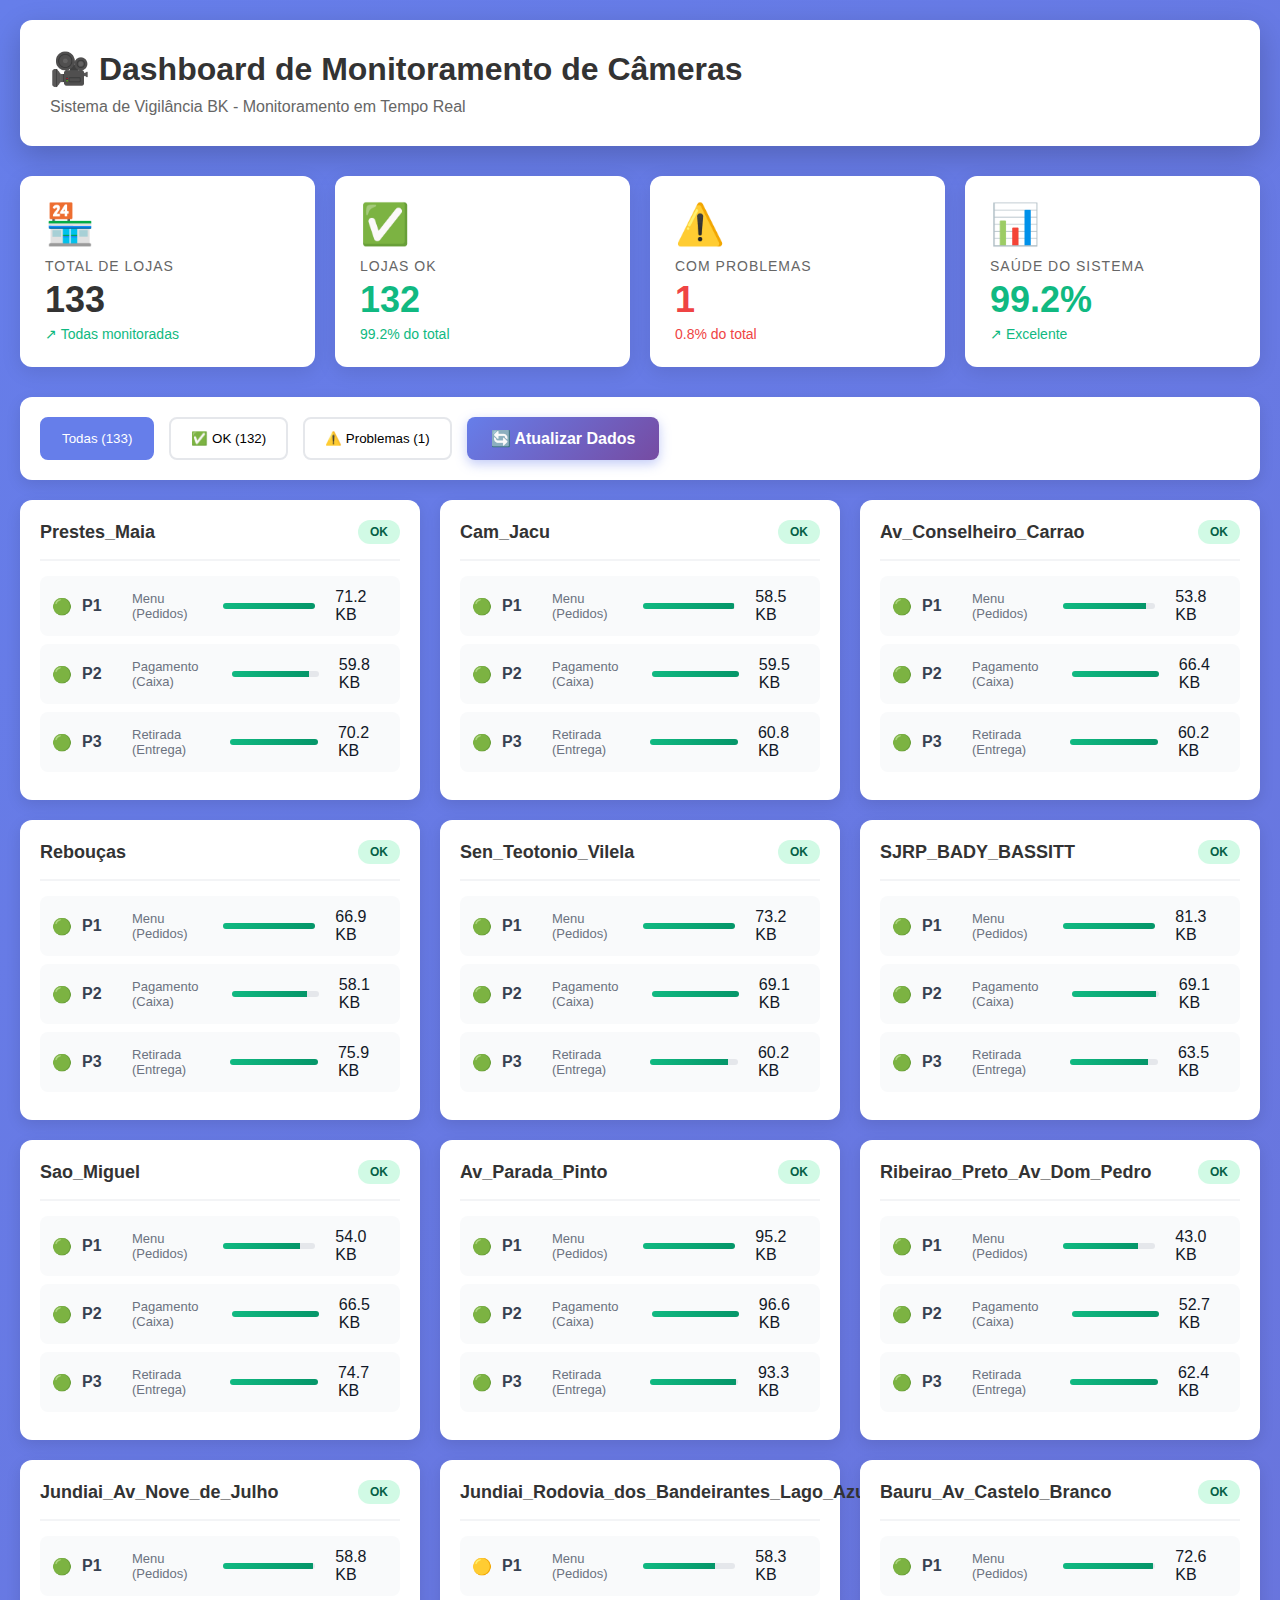
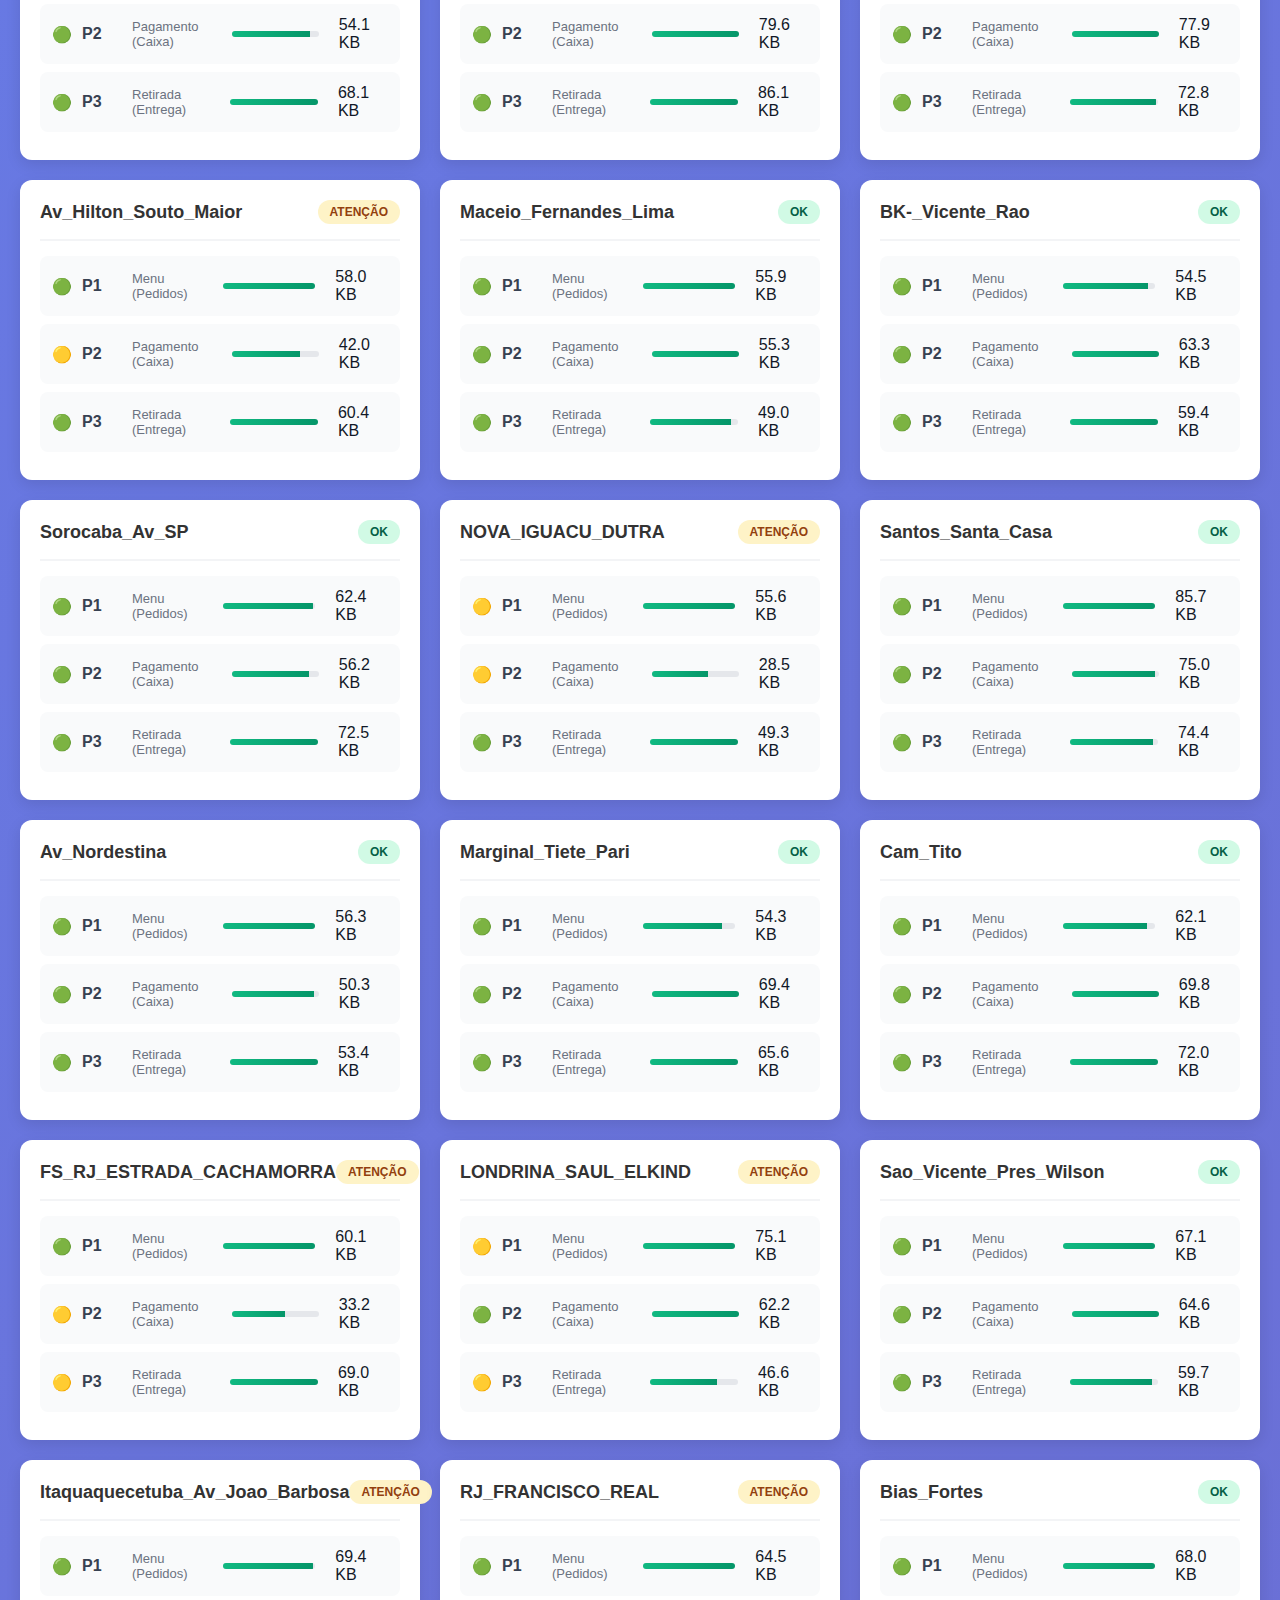
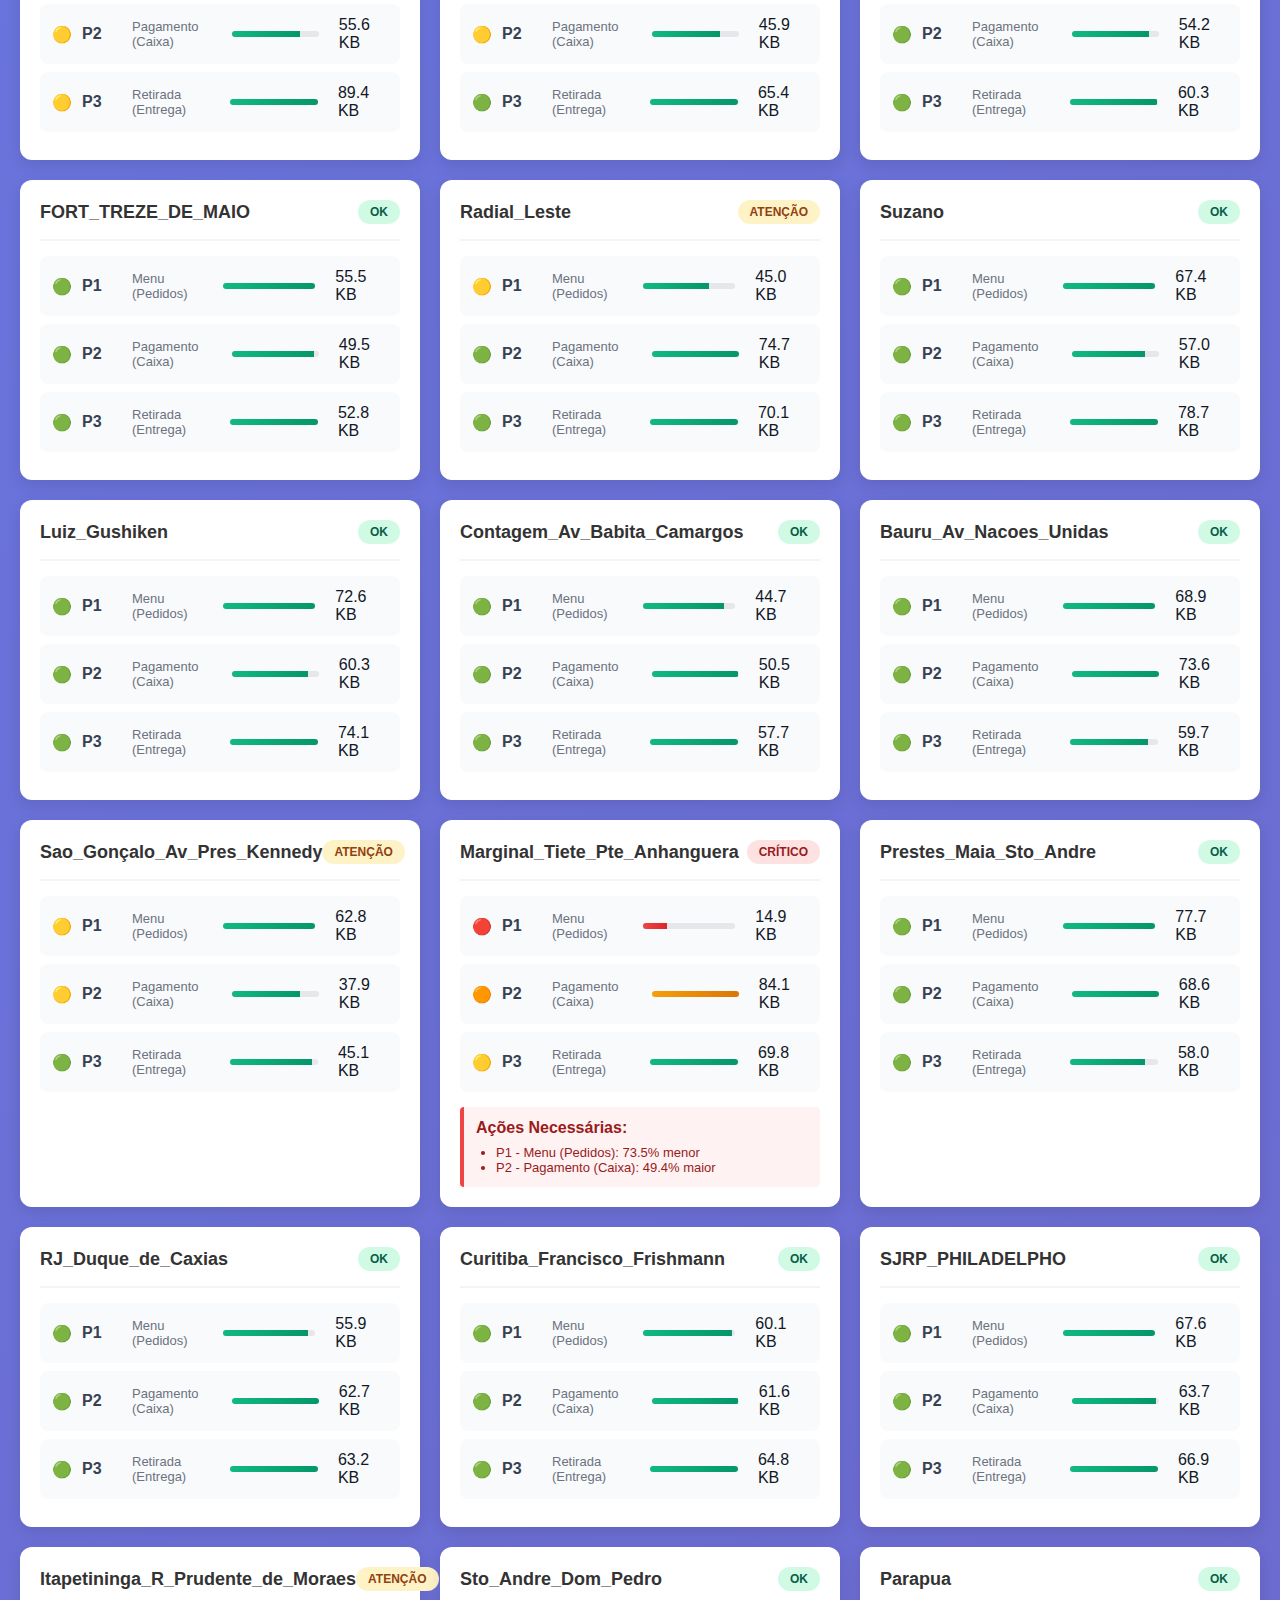
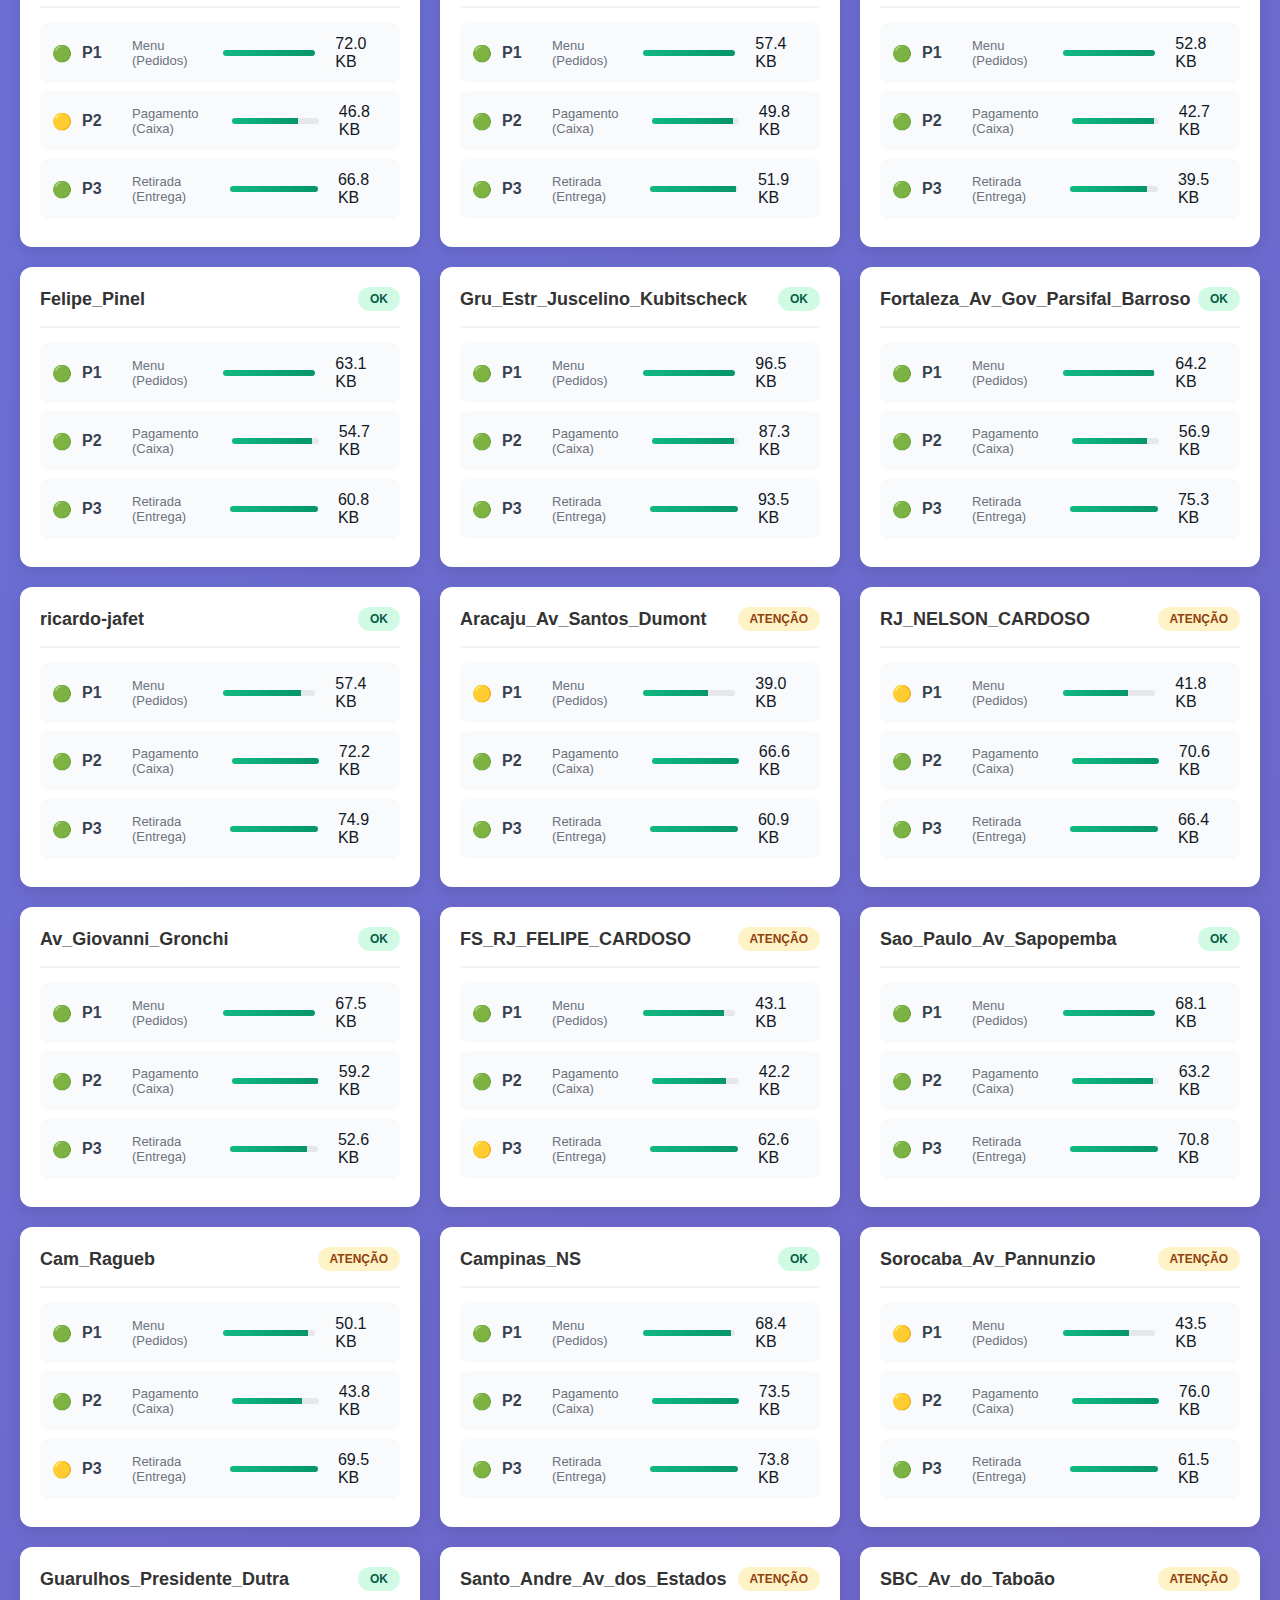
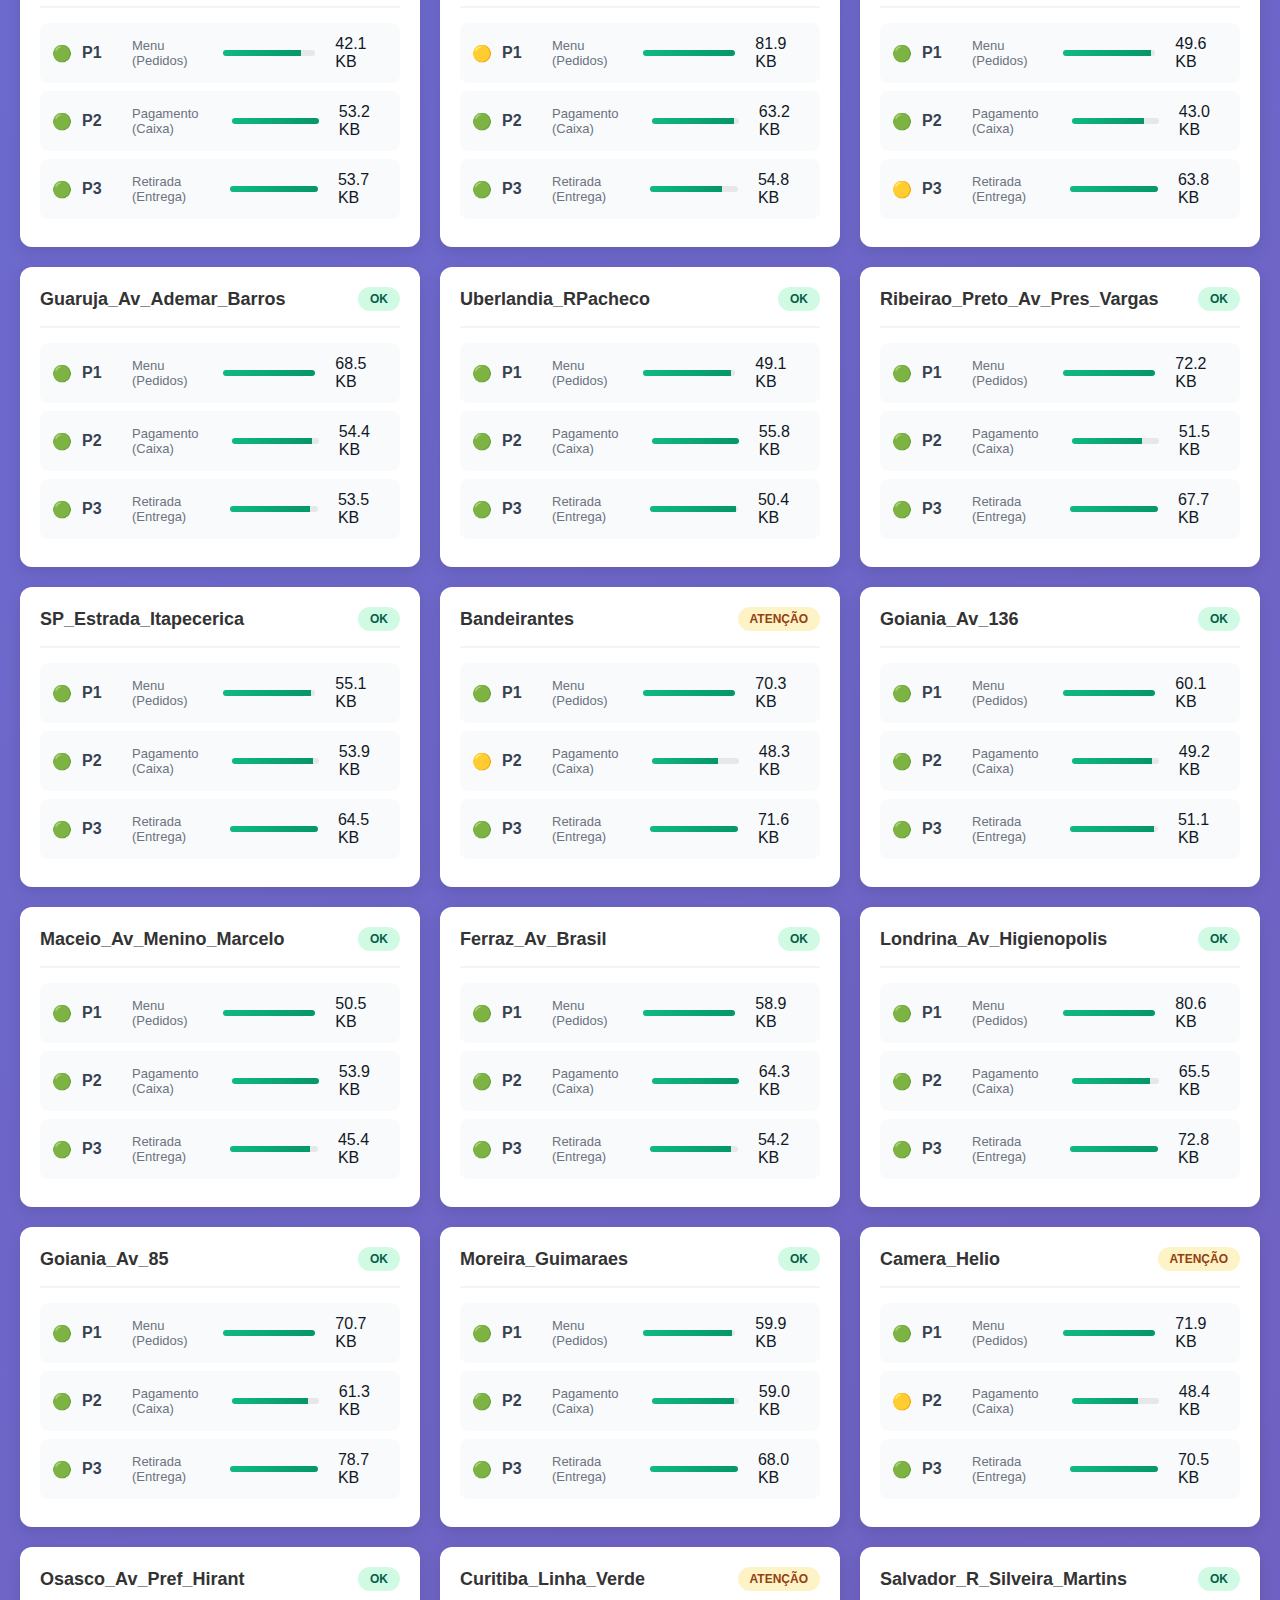
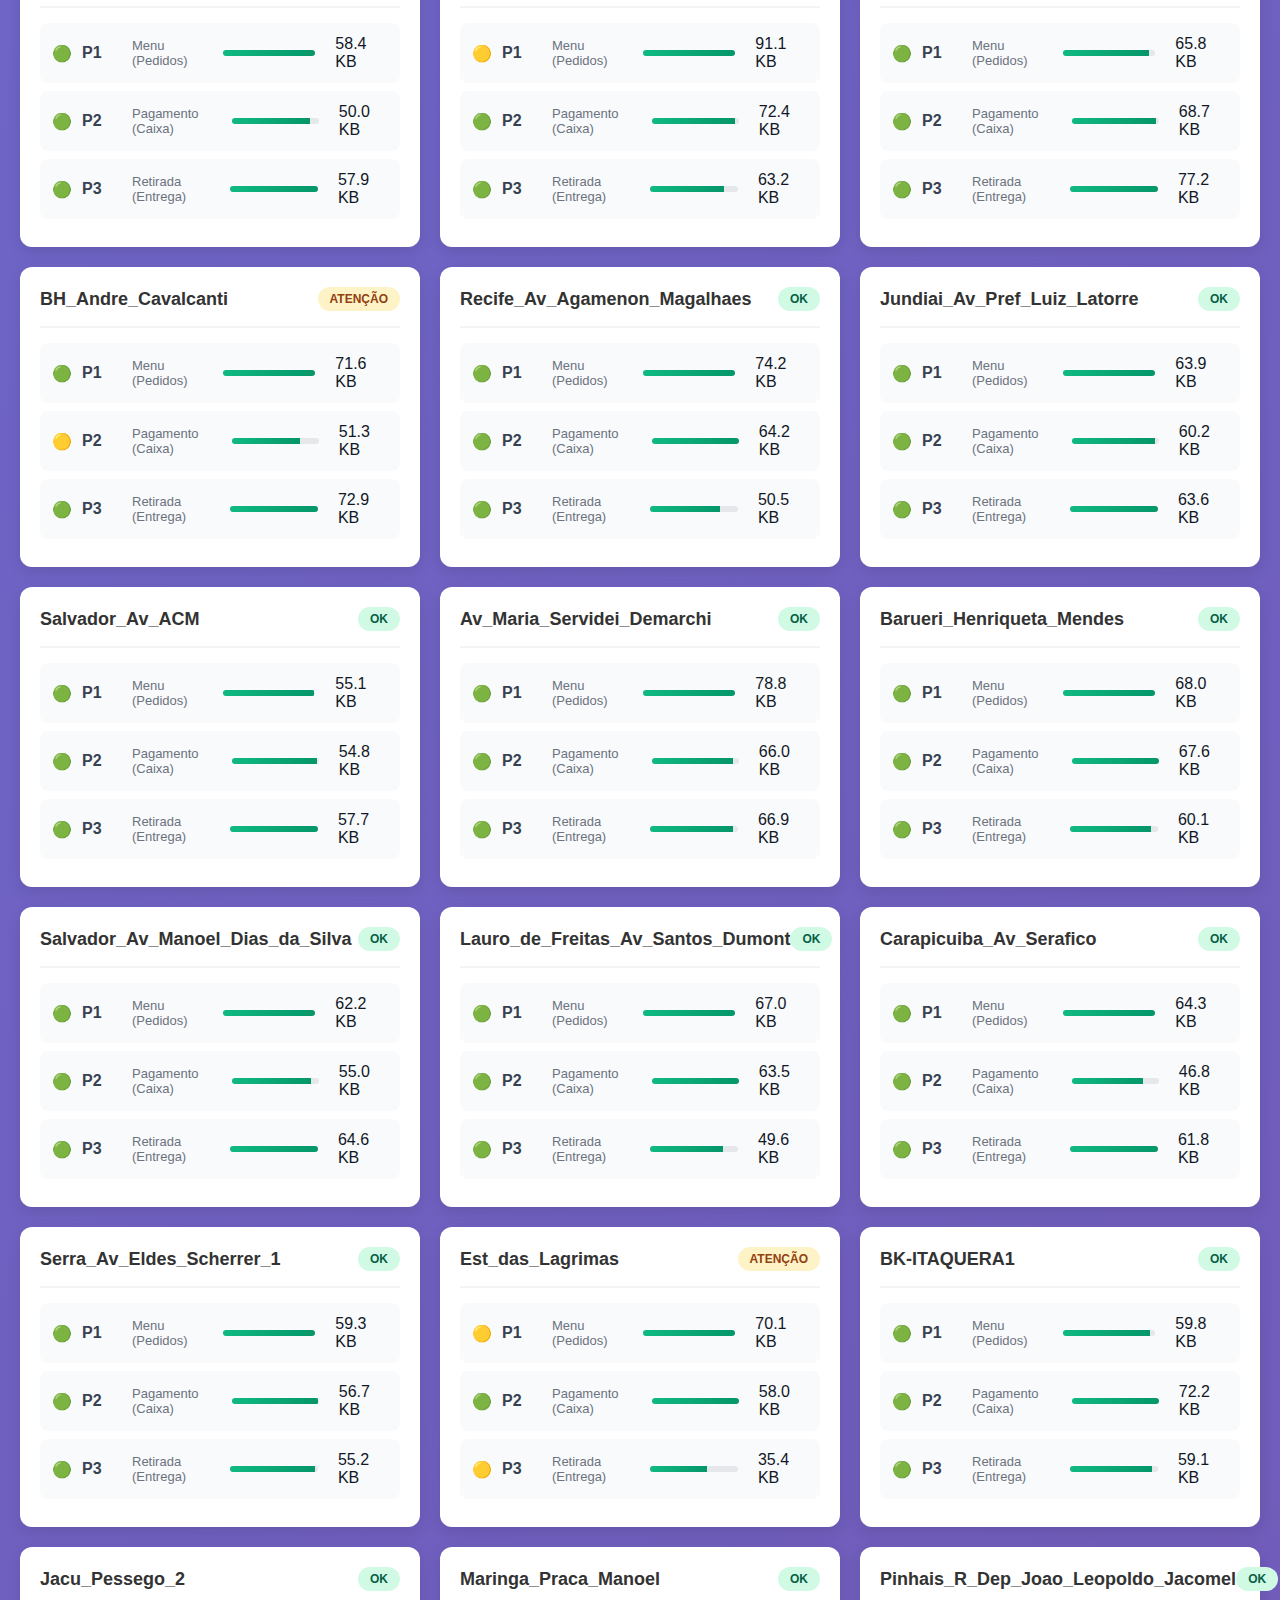
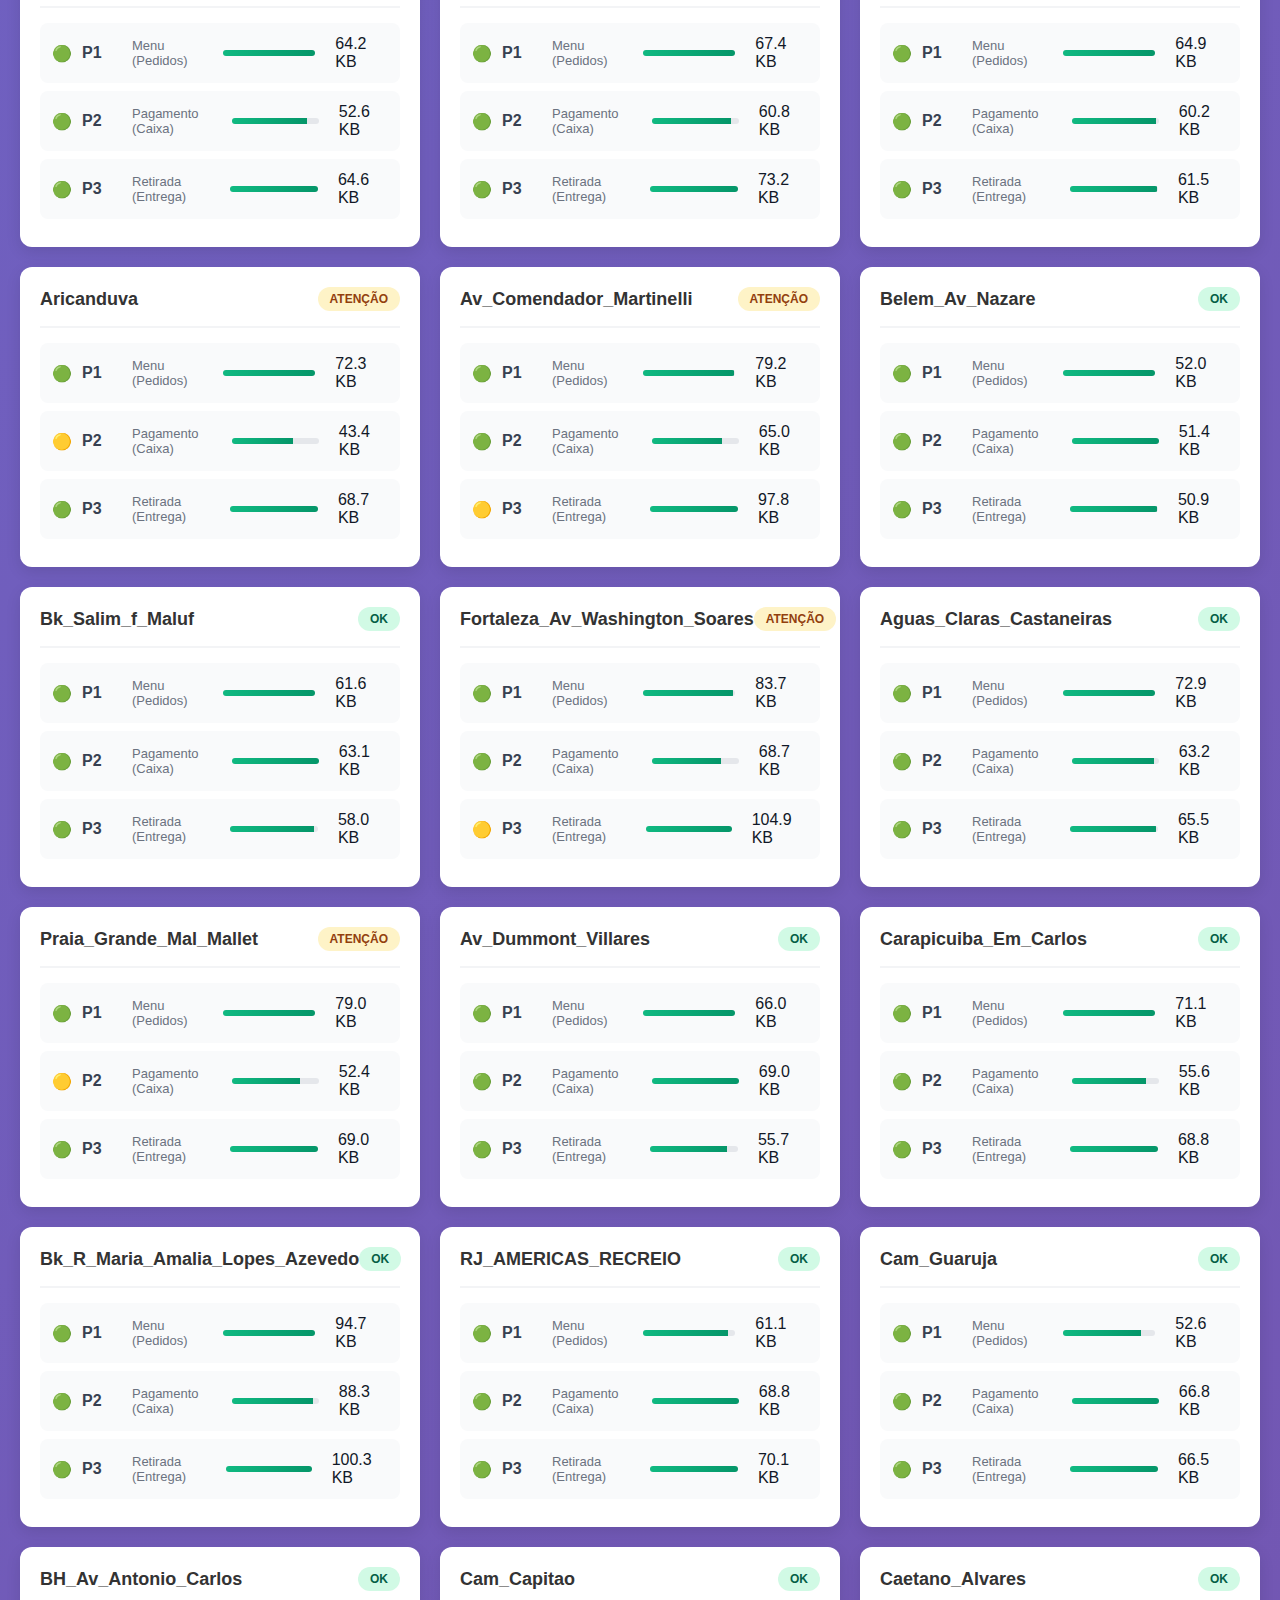
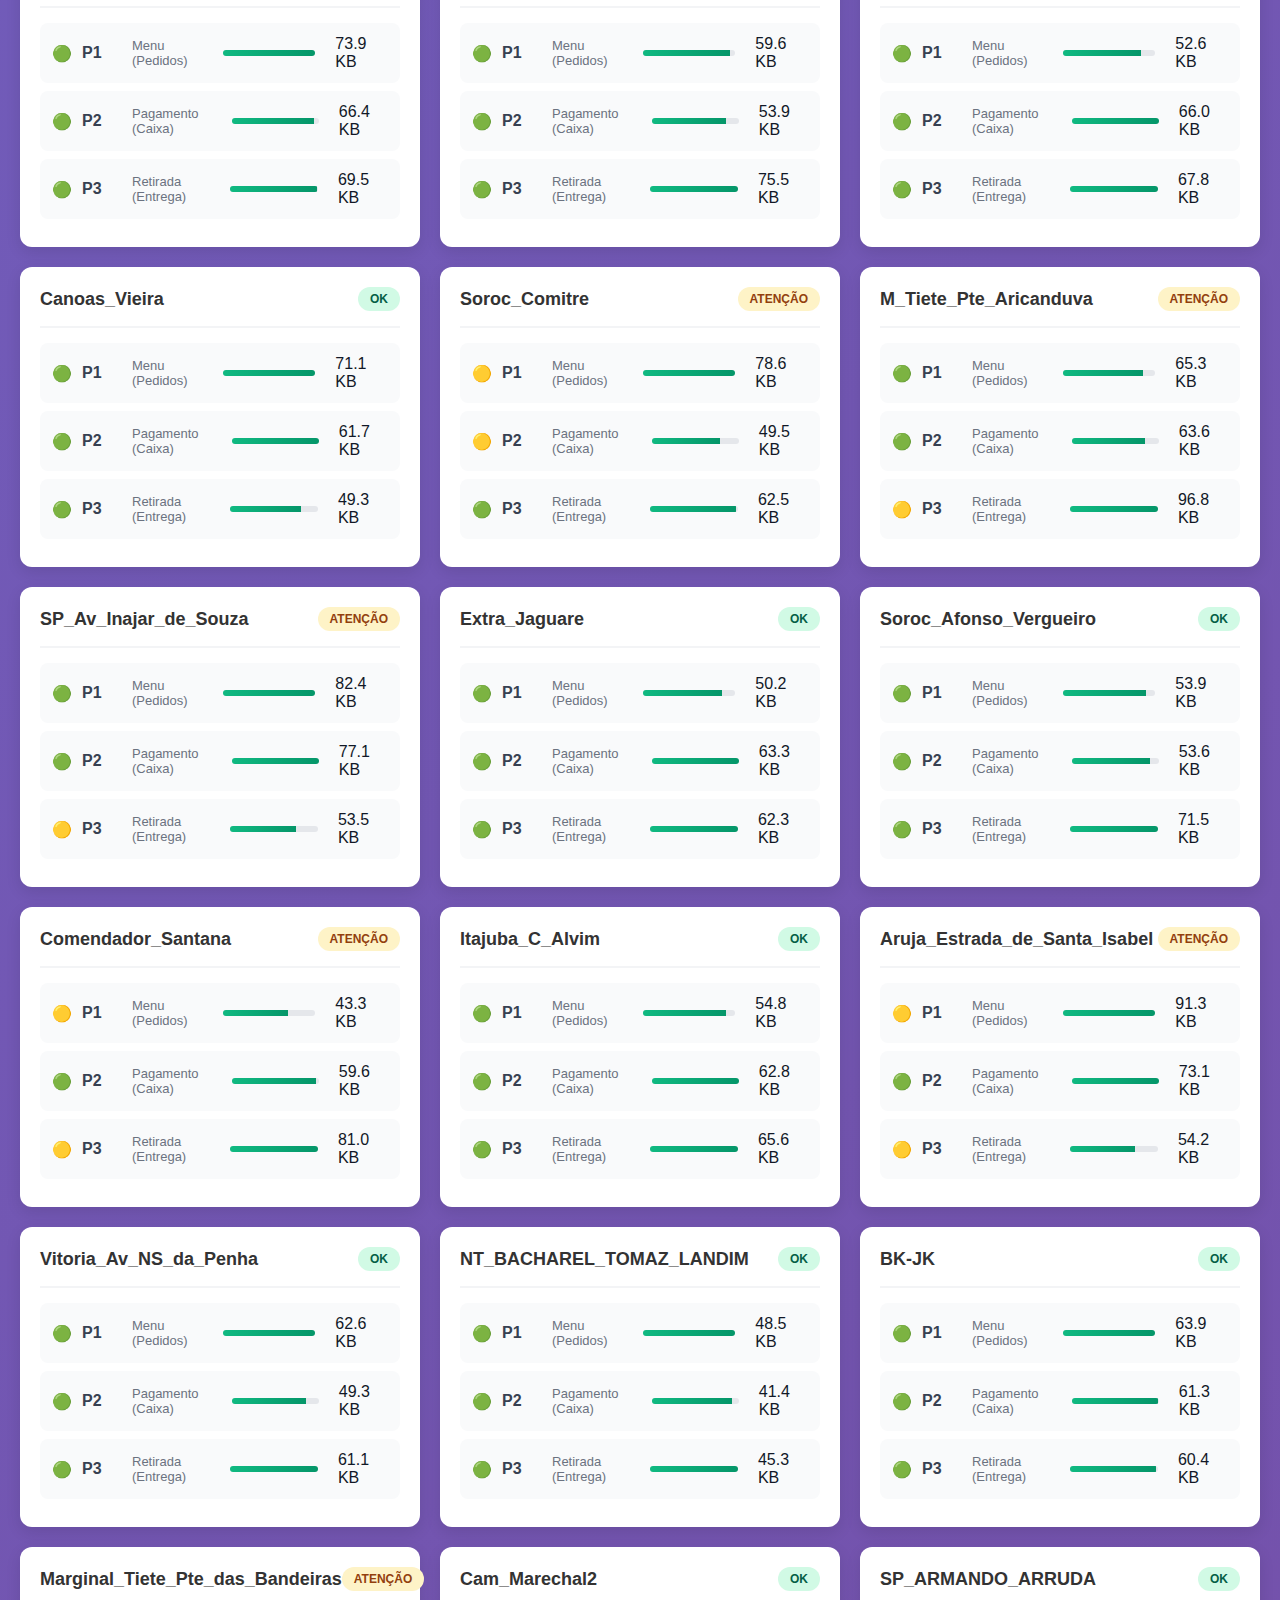
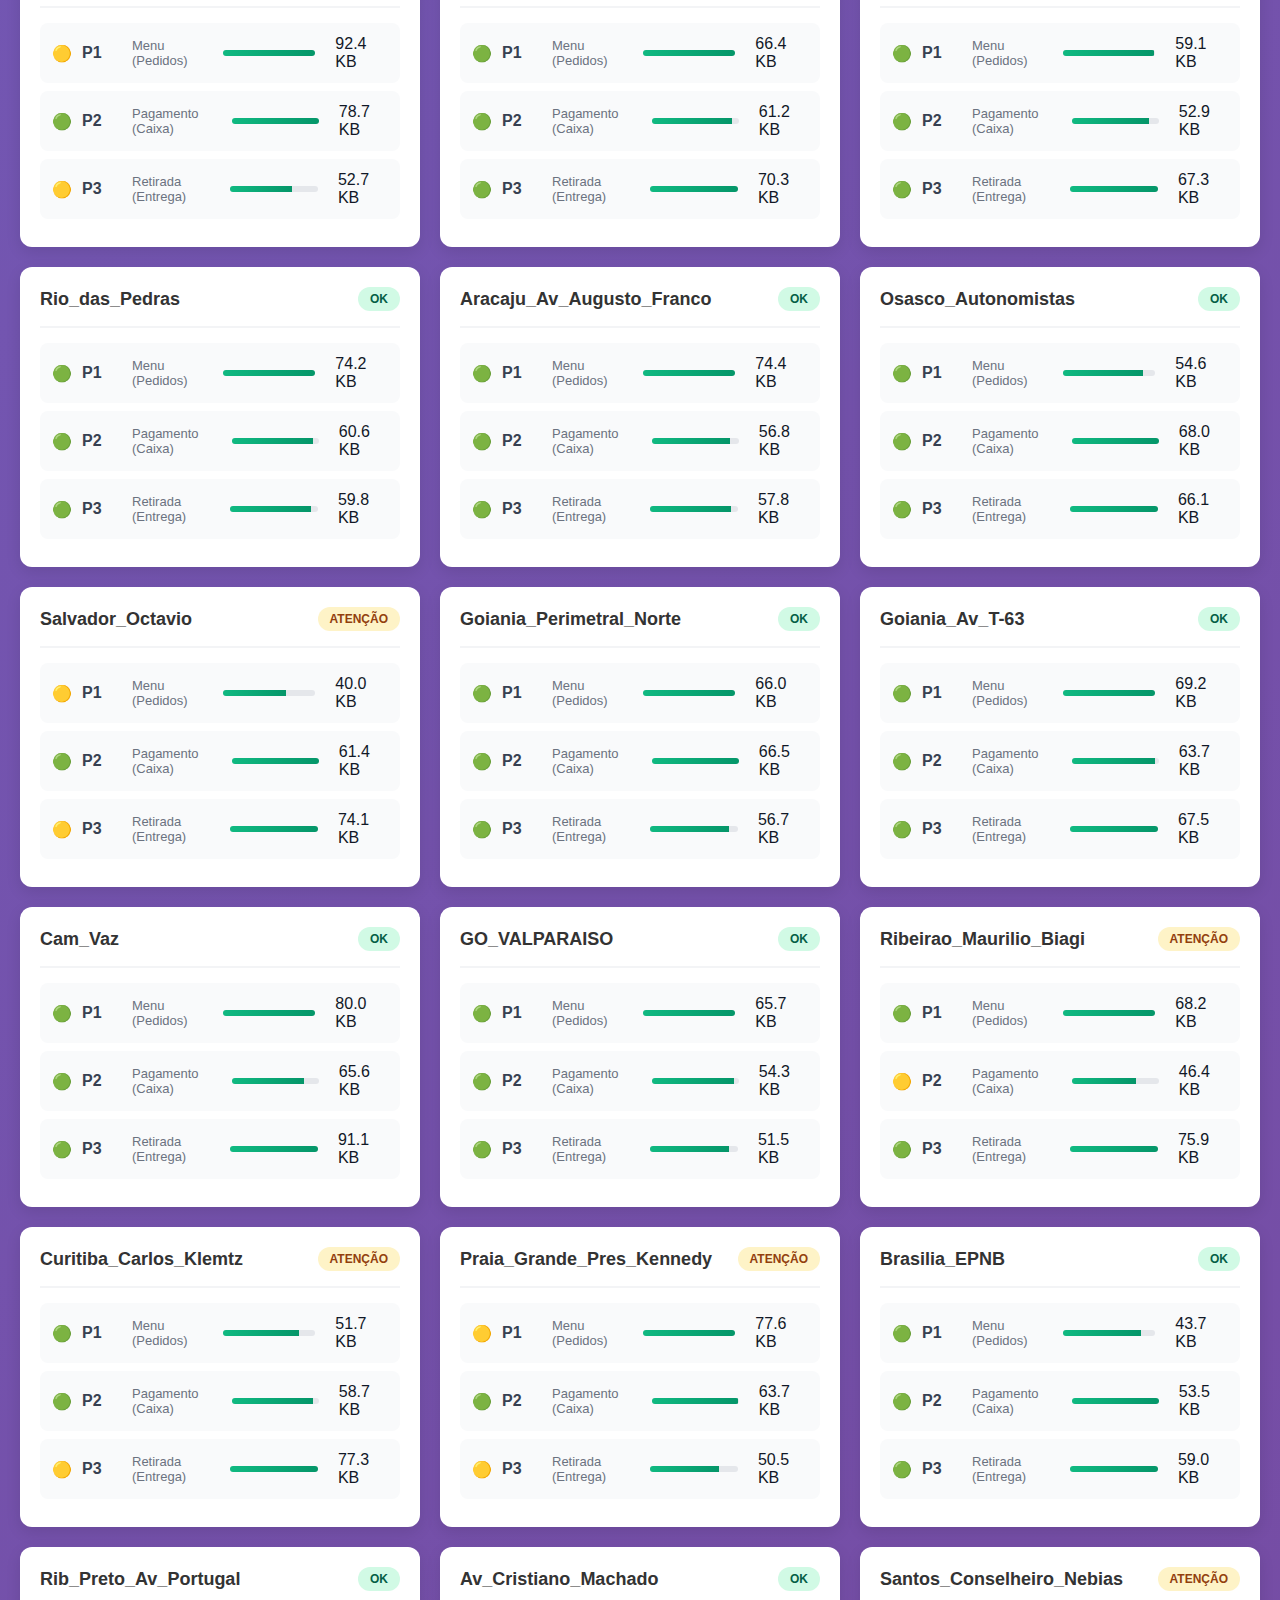
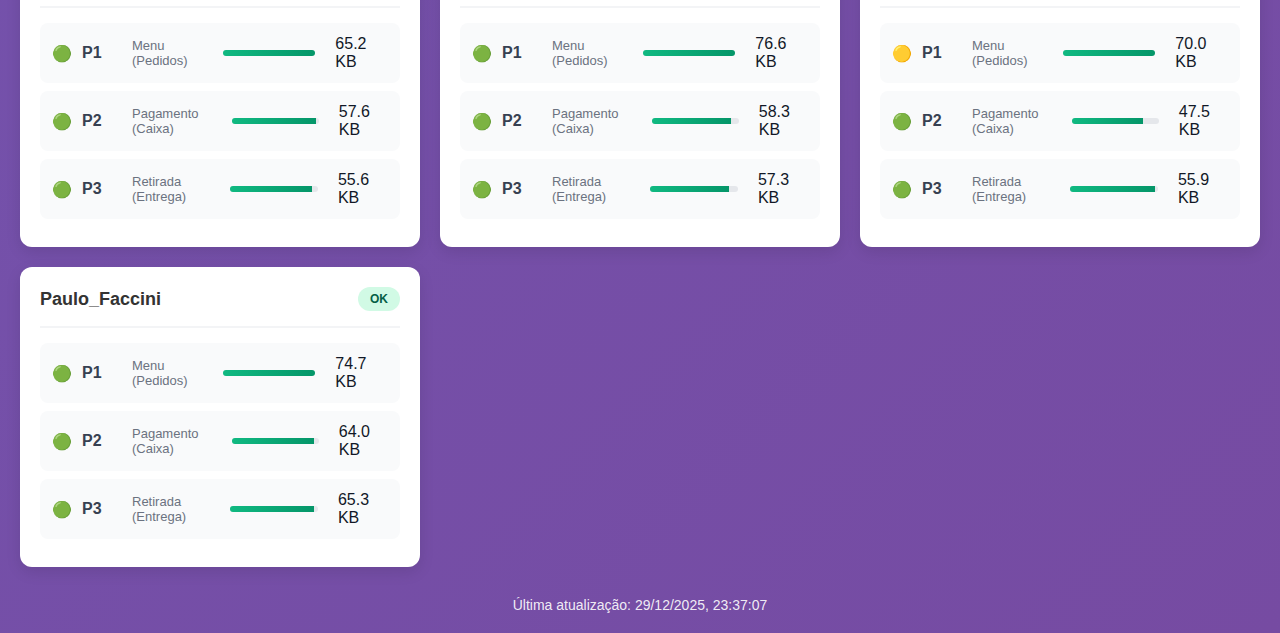
<file: dashboard_cameras.html>
<!DOCTYPE html>
<html lang="pt-BR">
<head>
    <meta charset="UTF-8">
    <meta name="viewport" content="width=device-width, initial-scale=1.0">
    <title>Dashboard de Monitoramento de Câmeras</title>
    <style>
        * {
            margin: 0;
            padding: 0;
            box-sizing: border-box;
        }

        body {
            font-family: -apple-system, BlinkMacSystemFont, 'Segoe UI', Roboto, Oxygen, Ubuntu, Cantarell, sans-serif;
            background: linear-gradient(135deg, #667eea 0%, #764ba2 100%);
            padding: 20px;
            min-height: 100vh;
        }

        .container {
            max-width: 1400px;
            margin: 0 auto;
        }

        header {
            background: white;
            padding: 30px;
            border-radius: 12px;
            box-shadow: 0 10px 30px rgba(0,0,0,0.2);
            margin-bottom: 30px;
        }

        h1 {
            font-size: 32px;
            color: #333;
            margin-bottom: 10px;
        }

        .subtitle {
            color: #666;
            font-size: 16px;
        }

        .stats-grid {
            display: grid;
            grid-template-columns: repeat(auto-fit, minmax(250px, 1fr));
            gap: 20px;
            margin-bottom: 30px;
        }

        .stat-card {
            background: white;
            padding: 25px;
            border-radius: 12px;
            box-shadow: 0 5px 20px rgba(0,0,0,0.1);
            transition: transform 0.3s ease;
        }

        .stat-card:hover {
            transform: translateY(-5px);
        }

        .stat-icon {
            font-size: 40px;
            margin-bottom: 10px;
        }

        .stat-label {
            color: #666;
            font-size: 14px;
            text-transform: uppercase;
            letter-spacing: 1px;
            margin-bottom: 5px;
        }

        .stat-value {
            font-size: 36px;
            font-weight: bold;
            color: #333;
        }

        .stat-change {
            font-size: 14px;
            margin-top: 5px;
        }

        .positive {
            color: #10b981;
        }

        .negative {
            color: #ef4444;
        }

        .stores-grid {
            display: grid;
            grid-template-columns: repeat(auto-fill, minmax(350px, 1fr));
            gap: 20px;
            margin-bottom: 30px;
        }

        .store-card {
            background: white;
            border-radius: 12px;
            padding: 20px;
            box-shadow: 0 5px 15px rgba(0,0,0,0.1);
        }

        .store-header {
            display: flex;
            justify-content: space-between;
            align-items: center;
            margin-bottom: 15px;
            padding-bottom: 15px;
            border-bottom: 2px solid #f3f4f6;
        }

        .store-name {
            font-size: 18px;
            font-weight: 600;
            color: #333;
        }

        .status-badge {
            padding: 5px 12px;
            border-radius: 20px;
            font-size: 12px;
            font-weight: 600;
            text-transform: uppercase;
        }

        .status-ok {
            background: #d1fae5;
            color: #065f46;
        }

        .status-warning {
            background: #fef3c7;
            color: #92400e;
        }

        .status-critical {
            background: #fee2e2;
            color: #991b1b;
        }

        .camera-row {
            display: flex;
            justify-content: space-between;
            align-items: center;
            padding: 12px;
            margin-bottom: 8px;
            background: #f9fafb;
            border-radius: 8px;
            transition: background 0.2s ease;
        }

        .camera-row:hover {
            background: #f3f4f6;
        }

        .camera-info {
            display: flex;
            align-items: center;
            gap: 10px;
        }

        .camera-label {
            font-weight: 600;
            color: #374151;
            min-width: 40px;
        }

        .camera-area {
            color: #6b7280;
            font-size: 13px;
        }

        .camera-size {
            font-weight: 500;
            color: #111827;
        }

        .camera-bar {
            width: 100px;
            height: 6px;
            background: #e5e7eb;
            border-radius: 3px;
            overflow: hidden;
            margin: 0 10px;
        }

        .camera-bar-fill {
            height: 100%;
            background: linear-gradient(90deg, #10b981 0%, #059669 100%);
            transition: width 0.3s ease;
        }

        .camera-bar-fill.warning {
            background: linear-gradient(90deg, #f59e0b 0%, #d97706 100%);
        }

        .camera-bar-fill.critical {
            background: linear-gradient(90deg, #ef4444 0%, #dc2626 100%);
        }

        .refresh-btn {
            background: linear-gradient(135deg, #667eea 0%, #764ba2 100%);
            color: white;
            border: none;
            padding: 12px 24px;
            border-radius: 8px;
            font-size: 16px;
            font-weight: 600;
            cursor: pointer;
            transition: transform 0.2s ease, box-shadow 0.2s ease;
            box-shadow: 0 4px 12px rgba(102, 126, 234, 0.4);
        }

        .refresh-btn:hover {
            transform: translateY(-2px);
            box-shadow: 0 6px 16px rgba(102, 126, 234, 0.6);
        }

        .refresh-btn:active {
            transform: translateY(0);
        }

        .filter-bar {
            background: white;
            padding: 20px;
            border-radius: 12px;
            box-shadow: 0 5px 15px rgba(0,0,0,0.1);
            margin-bottom: 20px;
            display: flex;
            gap: 15px;
            flex-wrap: wrap;
        }

        .filter-btn {
            padding: 10px 20px;
            border: 2px solid #e5e7eb;
            background: white;
            border-radius: 8px;
            cursor: pointer;
            transition: all 0.2s ease;
            font-weight: 500;
        }

        .filter-btn.active {
            background: #667eea;
            color: white;
            border-color: #667eea;
        }

        .filter-btn:hover {
            border-color: #667eea;
        }

        .loading {
            text-align: center;
            padding: 40px;
            color: white;
            font-size: 18px;
        }

        .last-updated {
            text-align: center;
            color: rgba(255,255,255,0.9);
            margin-top: 20px;
            font-size: 14px;
        }

        @keyframes pulse {
            0%, 100% {
                opacity: 1;
            }
            50% {
                opacity: 0.5;
            }
        }

        .pulsing {
            animation: pulse 2s cubic-bezier(0.4, 0, 0.6, 1) infinite;
        }
    </style>
</head>
<body>
    <div class="container">
        <header>
            <h1>🎥 Dashboard de Monitoramento de Câmeras</h1>
            <p class="subtitle">Sistema de Vigilância BK - Monitoramento em Tempo Real</p>
        </header>

        <div class="stats-grid">
            <div class="stat-card">
                <div class="stat-icon">🏪</div>
                <div class="stat-label">Total de Lojas</div>
                <div class="stat-value" id="total-stores">...</div>
                <div class="stat-change positive">↗ Todas monitoradas</div>
            </div>

            <div class="stat-card">
                <div class="stat-icon">✅</div>
                <div class="stat-label">Lojas OK</div>
                <div class="stat-value positive" id="stores-ok">...</div>
                <div class="stat-change positive" id="stores-ok-pct">...</div>
            </div>

            <div class="stat-card">
                <div class="stat-icon">⚠️</div>
                <div class="stat-label">Com Problemas</div>
                <div class="stat-value negative" id="stores-problems">...</div>
                <div class="stat-change negative" id="stores-problems-pct">...</div>
            </div>

            <div class="stat-card">
                <div class="stat-icon">📊</div>
                <div class="stat-label">Saúde do Sistema</div>
                <div class="stat-value" id="system-health">...</div>
                <div class="stat-change" id="system-health-text">...</div>
            </div>
        </div>

        <div class="filter-bar">
            <button class="filter-btn active" onclick="filterStores('all')">Todas (133)</button>
            <button class="filter-btn" onclick="filterStores('ok')">✅ OK (132)</button>
            <button class="filter-btn" onclick="filterStores('problems')">⚠️ Problemas (1)</button>
            <button class="refresh-btn" onclick="loadData()">🔄 Atualizar Dados</button>
        </div>

        <div id="stores-container" class="stores-grid">
            <div class="loading pulsing">Carregando dados das câmeras...</div>
        </div>

        <div class="last-updated" id="last-updated"></div>
    </div>

    <script>
        let storesData = null;
        let currentFilter = 'all';

        async function loadData() {
            try {
                // Simulate loading from JSON report
                const response = await fetch('visual_camera_report.json');
                const data = await response.json();

                storesData = data.stores;
                updateStats(data);
                renderStores(storesData);
                updateLastUpdated(data.generated_at);
            } catch (error) {
                console.error('Error loading data:', error);
                document.getElementById('stores-container').innerHTML =
                    '<div class="loading">❌ Erro ao carregar dados. Execute: ./inspecionar problemas</div>';
            }
        }

        function updateStats(data) {
            const totalStores = data.total_stores;
            const problemStores = data.problem_stores;
            const okStores = totalStores - problemStores;
            const okPct = (okStores / totalStores * 100).toFixed(1);
            const problemPct = (problemStores / totalStores * 100).toFixed(1);

            document.getElementById('total-stores').textContent = totalStores;
            document.getElementById('stores-ok').textContent = okStores;
            document.getElementById('stores-ok-pct').textContent = `${okPct}% do total`;
            document.getElementById('stores-problems').textContent = problemStores;
            document.getElementById('stores-problems-pct').textContent = `${problemPct}% do total`;

            const health = okPct >= 99 ? '99.2%' : `${okPct}%`;
            const healthText = okPct >= 99 ? 'Excelente' : okPct >= 95 ? 'Bom' : 'Requer atenção';
            const healthClass = okPct >= 99 ? 'positive' : okPct >= 95 ? '' : 'negative';

            document.getElementById('system-health').textContent = health;
            document.getElementById('system-health').className = `stat-value ${healthClass}`;
            document.getElementById('system-health-text').textContent = `↗ ${healthText}`;
            document.getElementById('system-health-text').className = `stat-change ${healthClass}`;
        }

        function renderStores(stores) {
            const container = document.getElementById('stores-container');

            if (!stores || stores.length === 0) {
                container.innerHTML = '<div class="loading">Nenhuma loja encontrada</div>';
                return;
            }

            const filtered = stores.filter(store => {
                if (currentFilter === 'all') return true;
                if (currentFilter === 'ok') return !store.has_problems;
                if (currentFilter === 'problems') return store.has_problems;
                return true;
            });

            container.innerHTML = filtered.map(store => {
                const status = store.has_problems ? 'critical' :
                               store.max_deviation > 20 ? 'warning' : 'ok';
                const statusText = status === 'ok' ? 'OK' :
                                 status === 'warning' ? 'Atenção' : 'Crítico';

                return `
                    <div class="store-card">
                        <div class="store-header">
                            <div class="store-name">${store.store}</div>
                            <span class="status-badge status-${status}">${statusText}</span>
                        </div>

                        ${renderCamera('P1', 'Menu (Pedidos)', store.p1_avg, store.p1_dev, store.store_avg)}
                        ${renderCamera('P2', 'Pagamento (Caixa)', store.p2_avg, store.p2_dev, store.store_avg)}
                        ${renderCamera('P3', 'Retirada (Entrega)', store.p3_avg, store.p3_dev, store.store_avg)}

                        ${store.has_problems ? `
                            <div style="margin-top: 15px; padding: 12px; background: #fef2f2; border-left: 4px solid #ef4444; border-radius: 4px;">
                                <strong style="color: #991b1b;">Ações Necessárias:</strong>
                                <ul style="margin: 8px 0 0 20px; color: #991b1b; font-size: 13px;">
                                    ${store.problems.map(p => `
                                        <li>${p.camera} - ${p.area}: ${p.deviation.toFixed(1)}% ${p.direction}</li>
                                    `).join('')}
                                </ul>
                            </div>
                        ` : ''}
                    </div>
                `;
            }).join('');
        }

        function renderCamera(label, area, avgSize, deviation, storeAvg) {
            const barWidth = Math.min((avgSize / storeAvg) * 100, 100);
            const barClass = deviation > 60 ? 'critical' : deviation > 40 ? 'warning' : '';
            const icon = deviation > 60 ? '🔴' : deviation > 40 ? '🟠' : deviation > 20 ? '🟡' : '🟢';

            return `
                <div class="camera-row">
                    <div class="camera-info">
                        <span>${icon}</span>
                        <span class="camera-label">${label}</span>
                        <span class="camera-area">${area}</span>
                    </div>
                    <div style="display: flex; align-items: center; gap: 10px;">
                        <div class="camera-bar">
                            <div class="camera-bar-fill ${barClass}" style="width: ${barWidth}%"></div>
                        </div>
                        <span class="camera-size">${avgSize.toFixed(1)} KB</span>
                    </div>
                </div>
            `;
        }

        function filterStores(filter) {
            currentFilter = filter;

            // Update active button
            document.querySelectorAll('.filter-btn').forEach(btn => {
                btn.classList.remove('active');
            });
            event.target.classList.add('active');

            renderStores(storesData);
        }

        function updateLastUpdated(timestamp) {
            const date = new Date(timestamp);
            const formatted = date.toLocaleString('pt-BR', {
                day: '2-digit',
                month: '2-digit',
                year: 'numeric',
                hour: '2-digit',
                minute: '2-digit',
                second: '2-digit'
            });
            document.getElementById('last-updated').textContent =
                `Última atualização: ${formatted}`;
        }

        // Auto-refresh every 5 minutes
        setInterval(loadData, 5 * 60 * 1000);

        // Load data on page load
        loadData();
    </script>
</body>
</html>
</file>
